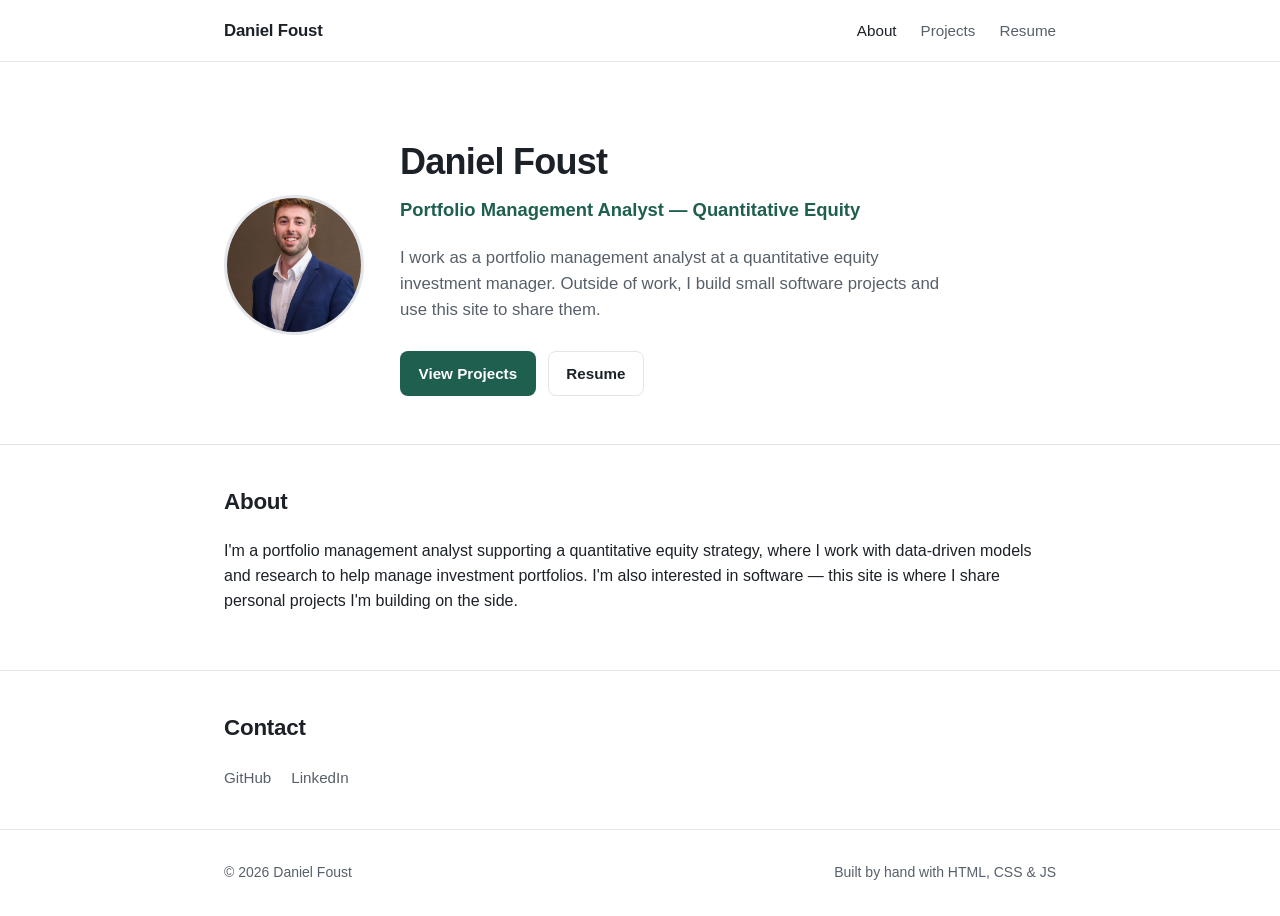
<file: index.html>
<!DOCTYPE html>
<html lang="en">
<head>
  <meta charset="UTF-8" />
  <meta name="viewport" content="width=device-width, initial-scale=1.0" />
  <title>Daniel Foust</title>
  <meta name="description" content="Daniel Foust — portfolio management analyst and personal projects." />
  <link rel="stylesheet" href="css/styles.css" />
</head>
<body>
  <header class="site-header">
    <div class="wrap">
      <a class="site-logo" href="index.html">Daniel Foust</a>
      <nav class="site-nav">
        <a href="index.html" aria-current="page">About</a>
        <a href="projects.html">Projects</a>
        <a href="resume.html">Resume</a>
      </nav>
    </div>
  </header>

  <main>
    <section class="hero">
      <div class="wrap hero-inner">
        <img class="hero-photo" src="assets/headshot.jpg" alt="Portrait of Daniel Foust" width="180" height="180" />
        <div>
          <h1>Daniel Foust</h1>
          <p class="role">Portfolio Management Analyst — Quantitative Equity</p>
          <p class="lede">
            I work as a portfolio management analyst at a quantitative equity investment manager.
            Outside of work, I build small software projects and use this site to share them.
          </p>
          <div class="hero-actions">
            <a class="btn btn-primary" href="projects.html">View Projects</a>
            <a class="btn btn-secondary" href="resume.html">Resume</a>
          </div>
        </div>
      </div>
    </section>

    <section id="about">
      <div class="wrap">
        <h2>About</h2>
        <p>
          <!-- Replace this paragraph with a couple sentences of real bio: background,
               what you focus on professionally, and what you like to build in your
               own time. -->
          I'm a portfolio management analyst supporting a quantitative equity strategy,
          where I work with data-driven models and research to help manage investment
          portfolios. I'm also interested in software — this site is where I share
          personal projects I'm building on the side.
        </p>
      </div>
    </section>

    <section id="contact">
      <div class="wrap">
        <h2>Contact</h2>
        <div class="social-links">
          <a href="https://github.com/dnlfoust" target="_blank" rel="noopener">GitHub</a>
          <a href="https://www.linkedin.com/in/danielfoust" target="_blank" rel="noopener">LinkedIn</a>
        </div>
      </div>
    </section>
  </main>

  <footer class="site-footer">
    <div class="wrap">
      <span>&copy; <span id="year"></span> Daniel Foust</span>
      <span>Built by hand with HTML, CSS &amp; JS</span>
    </div>
  </footer>

  <script src="js/main.js"></script>
</body>
</html>
</file>
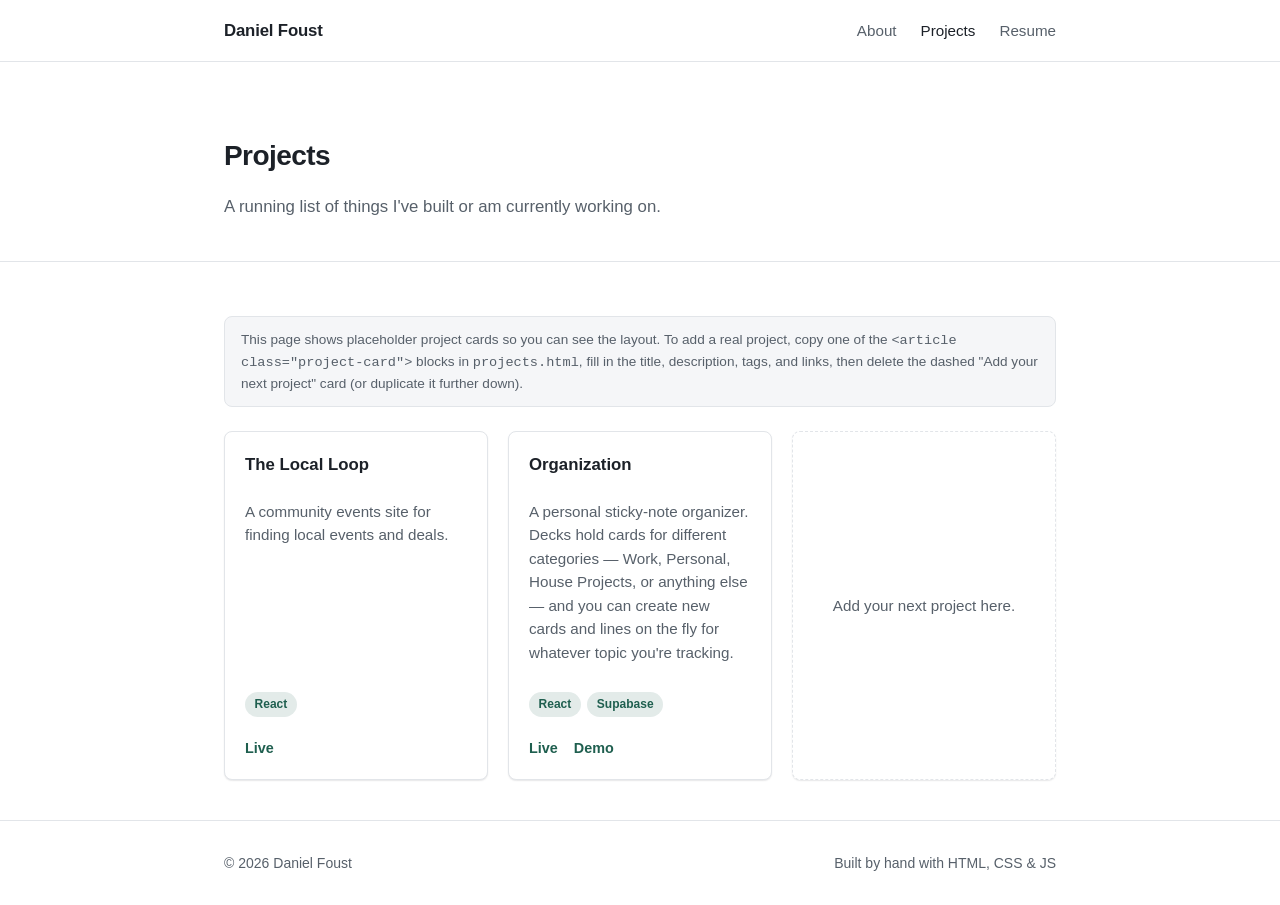
<file: projects.html>
<!DOCTYPE html>
<html lang="en">
<head>
  <meta charset="UTF-8" />
  <meta name="viewport" content="width=device-width, initial-scale=1.0" />
  <title>Projects — Daniel Foust</title>
  <meta name="description" content="Personal software projects by Daniel Foust." />
  <link rel="stylesheet" href="css/styles.css" />
</head>
<body>
  <header class="site-header">
    <div class="wrap">
      <a class="site-logo" href="index.html">Daniel Foust</a>
      <nav class="site-nav">
        <a href="index.html">About</a>
        <a href="projects.html" aria-current="page">Projects</a>
        <a href="resume.html">Resume</a>
      </nav>
    </div>
  </header>

  <main>
    <section class="hero" style="padding-bottom: 1.5rem;">
      <div class="wrap">
        <h1 style="font-size: 1.75rem; margin-bottom: 0.5rem;">Projects</h1>
        <p class="lede">A running list of things I've built or am currently working on.</p>
      </div>
    </section>

    <section>
      <div class="wrap">
        <p class="note">
          This page shows placeholder project cards so you can see the layout. To add a real
          project, copy one of the <code>&lt;article class="project-card"&gt;</code> blocks in
          <code>projects.html</code>, fill in the title, description, tags, and links, then
          delete the dashed "Add your next project" card (or duplicate it further down).
        </p>

        <div class="project-grid">

          <article class="project-card">
            <h3>The Local Loop</h3>
            <p>
              A community events site for finding local events and deals.
            </p>
            <div class="tag-list">
              <span class="tag">React</span>
            </div>
            <div class="project-links">
              <a href="https://thelocalloop.us" target="_blank" rel="noopener">Live</a>
            </div>
          </article>

          <article class="project-card">
            <h3>Organization</h3>
            <p>
              A personal sticky-note organizer. Decks hold cards for different categories —
              Work, Personal, House Projects, or anything else — and you can create new cards
              and lines on the fly for whatever topic you're tracking.
            </p>
            <div class="tag-list">
              <span class="tag">React</span>
              <span class="tag">Supabase</span>
            </div>
            <div class="project-links">
              <a href="https://organization.danielfoust.com" target="_blank" rel="noopener">Live</a>
              <a href="https://organization.danielfoust.com/?demo=1" target="_blank" rel="noopener">Demo</a>
            </div>
          </article>

          <article class="project-card placeholder">
            <p>Add your next project here.</p>
          </article>

        </div>
      </div>
    </section>
  </main>

  <footer class="site-footer">
    <div class="wrap">
      <span>&copy; <span id="year"></span> Daniel Foust</span>
      <span>Built by hand with HTML, CSS &amp; JS</span>
    </div>
  </footer>

  <script src="js/main.js"></script>
</body>
</html>
</file>
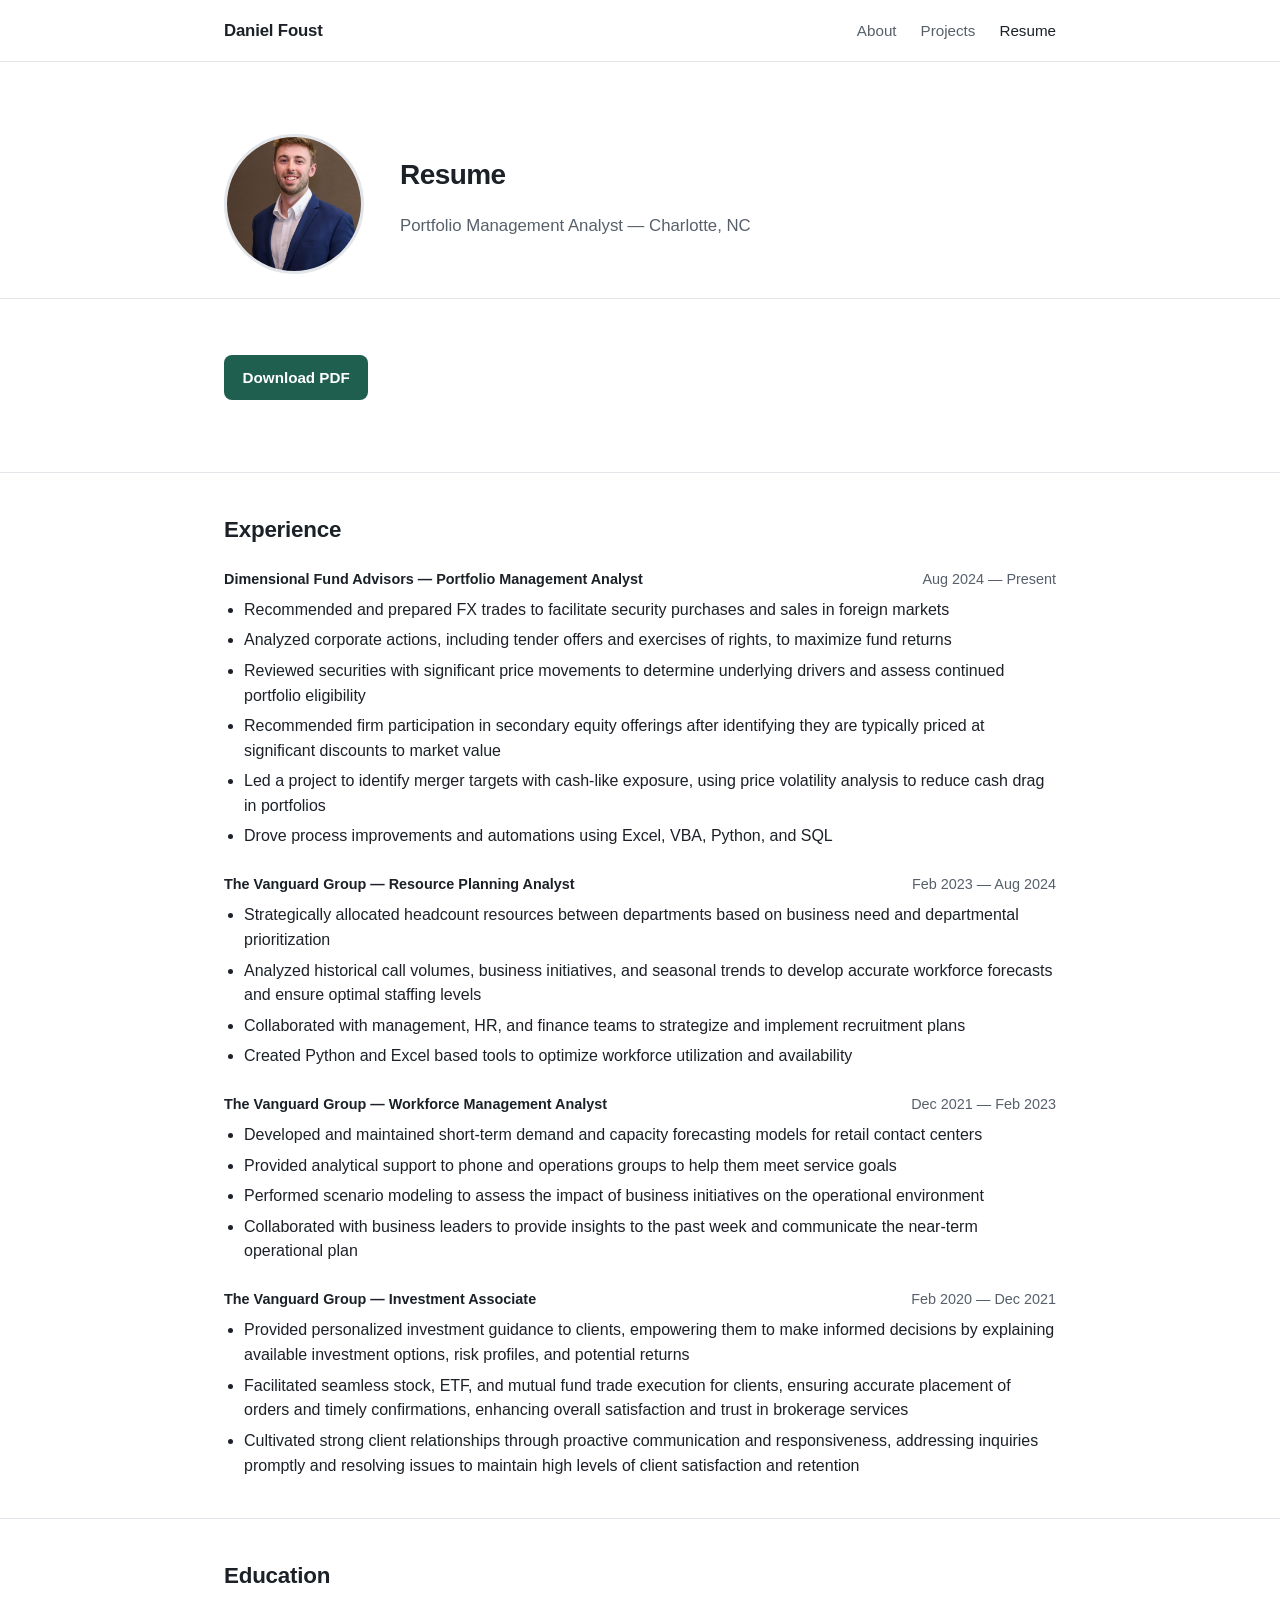
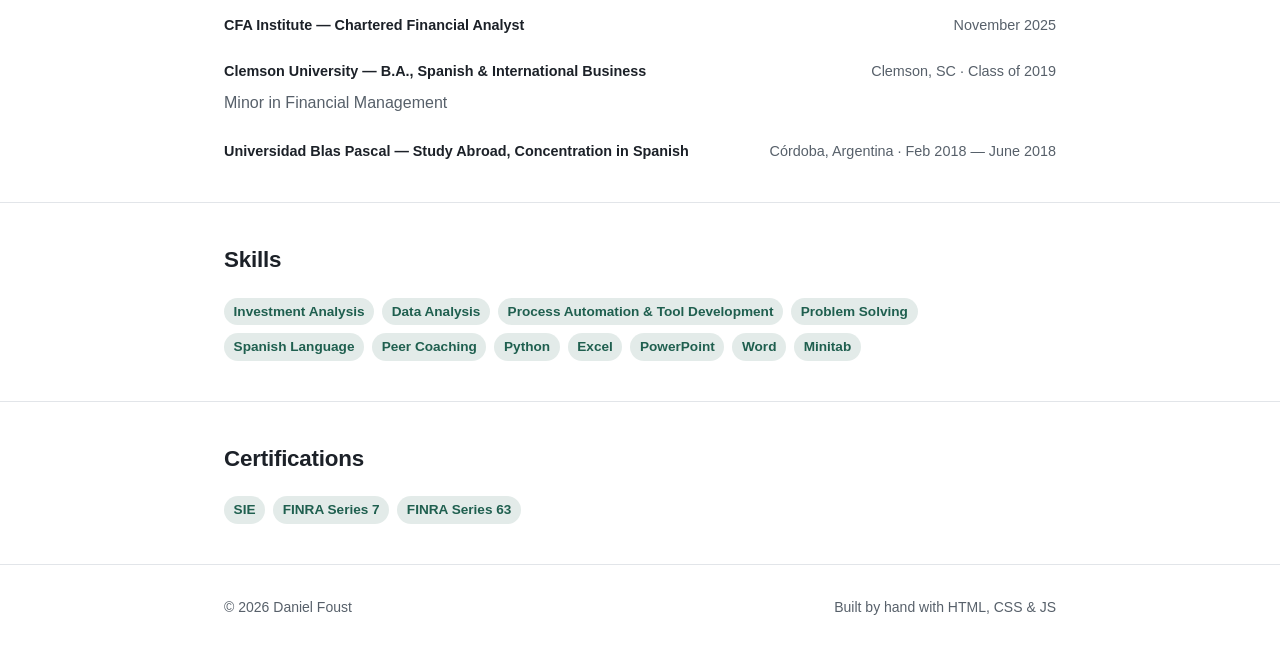
<file: resume.html>
<!DOCTYPE html>
<html lang="en">
<head>
  <meta charset="UTF-8" />
  <meta name="viewport" content="width=device-width, initial-scale=1.0" />
  <title>Resume — Daniel Foust</title>
  <meta name="description" content="Resume for Daniel Foust." />
  <link rel="stylesheet" href="css/styles.css" />
</head>
<body>
  <header class="site-header">
    <div class="wrap">
      <a class="site-logo" href="index.html">Daniel Foust</a>
      <nav class="site-nav">
        <a href="index.html">About</a>
        <a href="projects.html">Projects</a>
        <a href="resume.html" aria-current="page">Resume</a>
      </nav>
    </div>
  </header>

  <main>
    <section class="hero" style="padding-bottom: 1.5rem;">
      <div class="wrap hero-inner">
        <img class="hero-photo" src="assets/headshot.jpg" alt="Portrait of Daniel Foust" width="180" height="180" />
        <div>
          <h1 style="font-size: 1.75rem; margin-bottom: 0.5rem;">Resume</h1>
          <p class="lede">Portfolio Management Analyst — Charlotte, NC</p>
        </div>
      </div>
    </section>

    <section>
      <div class="wrap">
        <p class="resume-download">
          <a class="btn btn-primary" href="assets/resume.pdf" download>Download PDF</a>
        </p>
      </div>
    </section>

    <section id="experience">
      <div class="wrap">
        <h2>Experience</h2>

        <div class="timeline-item">
          <div class="meta">
            <span class="org">Dimensional Fund Advisors — Portfolio Management Analyst</span>
            <span>Aug 2024 — Present</span>
          </div>
          <ul>
            <li>Recommended and prepared FX trades to facilitate security purchases and sales in foreign markets</li>
            <li>Analyzed corporate actions, including tender offers and exercises of rights, to maximize fund returns</li>
            <li>Reviewed securities with significant price movements to determine underlying drivers and assess continued portfolio eligibility</li>
            <li>Recommended firm participation in secondary equity offerings after identifying they are typically priced at significant discounts to market value</li>
            <li>Led a project to identify merger targets with cash-like exposure, using price volatility analysis to reduce cash drag in portfolios</li>
            <li>Drove process improvements and automations using Excel, VBA, Python, and SQL</li>
          </ul>
        </div>

        <div class="timeline-item">
          <div class="meta">
            <span class="org">The Vanguard Group — Resource Planning Analyst</span>
            <span>Feb 2023 — Aug 2024</span>
          </div>
          <ul>
            <li>Strategically allocated headcount resources between departments based on business need and departmental prioritization</li>
            <li>Analyzed historical call volumes, business initiatives, and seasonal trends to develop accurate workforce forecasts and ensure optimal staffing levels</li>
            <li>Collaborated with management, HR, and finance teams to strategize and implement recruitment plans</li>
            <li>Created Python and Excel based tools to optimize workforce utilization and availability</li>
          </ul>
        </div>

        <div class="timeline-item">
          <div class="meta">
            <span class="org">The Vanguard Group — Workforce Management Analyst</span>
            <span>Dec 2021 — Feb 2023</span>
          </div>
          <ul>
            <li>Developed and maintained short-term demand and capacity forecasting models for retail contact centers</li>
            <li>Provided analytical support to phone and operations groups to help them meet service goals</li>
            <li>Performed scenario modeling to assess the impact of business initiatives on the operational environment</li>
            <li>Collaborated with business leaders to provide insights to the past week and communicate the near-term operational plan</li>
          </ul>
        </div>

        <div class="timeline-item">
          <div class="meta">
            <span class="org">The Vanguard Group — Investment Associate</span>
            <span>Feb 2020 — Dec 2021</span>
          </div>
          <ul>
            <li>Provided personalized investment guidance to clients, empowering them to make informed decisions by explaining available investment options, risk profiles, and potential returns</li>
            <li>Facilitated seamless stock, ETF, and mutual fund trade execution for clients, ensuring accurate placement of orders and timely confirmations, enhancing overall satisfaction and trust in brokerage services</li>
            <li>Cultivated strong client relationships through proactive communication and responsiveness, addressing inquiries promptly and resolving issues to maintain high levels of client satisfaction and retention</li>
          </ul>
        </div>
      </div>
    </section>

    <section id="education">
      <div class="wrap">
        <h2>Education</h2>

        <div class="timeline-item">
          <div class="meta">
            <span class="org">CFA Institute — Chartered Financial Analyst</span>
            <span>November 2025</span>
          </div>
        </div>

        <div class="timeline-item">
          <div class="meta">
            <span class="org">Clemson University — B.A., Spanish &amp; International Business</span>
            <span>Clemson, SC · Class of 2019</span>
          </div>
          <p>Minor in Financial Management</p>
        </div>

        <div class="timeline-item">
          <div class="meta">
            <span class="org">Universidad Blas Pascal — Study Abroad, Concentration in Spanish</span>
            <span>Córdoba, Argentina · Feb 2018 — June 2018</span>
          </div>
        </div>
      </div>
    </section>

    <section id="skills">
      <div class="wrap">
        <h2>Skills</h2>
        <div class="skills-list">
          <span class="tag">Investment Analysis</span>
          <span class="tag">Data Analysis</span>
          <span class="tag">Process Automation &amp; Tool Development</span>
          <span class="tag">Problem Solving</span>
          <span class="tag">Spanish Language</span>
          <span class="tag">Peer Coaching</span>
          <span class="tag">Python</span>
          <span class="tag">Excel</span>
          <span class="tag">PowerPoint</span>
          <span class="tag">Word</span>
          <span class="tag">Minitab</span>
        </div>
      </div>
    </section>

    <section id="certifications">
      <div class="wrap">
        <h2>Certifications</h2>
        <div class="skills-list">
          <span class="tag">SIE</span>
          <span class="tag">FINRA Series 7</span>
          <span class="tag">FINRA Series 63</span>
        </div>
      </div>
    </section>
  </main>

  <footer class="site-footer">
    <div class="wrap">
      <span>&copy; <span id="year"></span> Daniel Foust</span>
      <span>Built by hand with HTML, CSS &amp; JS</span>
    </div>
  </footer>

  <script src="js/main.js"></script>
</body>
</html>
</file>
<file: css/styles.css>
/* ==========================================================================
   Daniel Foust — site styles
   Plain CSS, no build step. Colors driven by custom properties below.
   ========================================================================== */

:root {
  --color-bg: #ffffff;
  --color-bg-alt: #f5f6f8;
  --color-text: #1c2128;
  --color-text-muted: #57606a;
  --color-border: #e2e5e9;
  --color-accent: #1f5f4f;
  --color-accent-hover: #164539;
  --color-card-bg: #ffffff;
  --shadow-card: 0 1px 2px rgba(20, 24, 30, 0.06), 0 1px 1px rgba(20, 24, 30, 0.04);
  --max-width: 880px;
  --radius: 8px;
}

@media (prefers-color-scheme: dark) {
  :root {
    --color-bg: #14171c;
    --color-bg-alt: #1b1f26;
    --color-text: #e6e8eb;
    --color-text-muted: #9aa4af;
    --color-border: #2b3038;
    --color-accent: #4fb693;
    --color-accent-hover: #6fcaab;
    --color-card-bg: #1b1f26;
    --shadow-card: 0 1px 2px rgba(0, 0, 0, 0.3), 0 1px 1px rgba(0, 0, 0, 0.2);
  }
}

* {
  box-sizing: border-box;
}

html {
  -webkit-text-size-adjust: 100%;
}

body {
  margin: 0;
  background: var(--color-bg);
  color: var(--color-text);
  font-family: -apple-system, BlinkMacSystemFont, "Segoe UI", Roboto, Helvetica, Arial, sans-serif;
  line-height: 1.55;
  -webkit-font-smoothing: antialiased;
}

a {
  color: var(--color-accent);
  text-decoration: none;
}

a:hover {
  color: var(--color-accent-hover);
  text-decoration: underline;
}

img {
  max-width: 100%;
  display: block;
}

.wrap {
  max-width: var(--max-width);
  margin: 0 auto;
  padding: 0 1.5rem;
}

/* ---------- Header / Nav ---------- */

.site-header {
  border-bottom: 1px solid var(--color-border);
}

.site-header .wrap {
  display: flex;
  align-items: center;
  justify-content: space-between;
  padding-top: 1.1rem;
  padding-bottom: 1.1rem;
}

.site-logo {
  font-weight: 700;
  font-size: 1.05rem;
  color: var(--color-text);
  letter-spacing: -0.01em;
}

.site-logo:hover {
  color: var(--color-text);
  text-decoration: none;
}

.site-nav {
  display: flex;
  gap: 1.5rem;
}

.site-nav a {
  color: var(--color-text-muted);
  font-size: 0.95rem;
  font-weight: 500;
}

.site-nav a:hover,
.site-nav a[aria-current="page"] {
  color: var(--color-text);
  text-decoration: none;
}

/* ---------- Hero ---------- */

.hero {
  padding: 4.5rem 0 3rem;
}

.hero-inner {
  display: flex;
  align-items: center;
  gap: 2.25rem;
}

.hero-photo {
  width: 140px;
  height: 140px;
  border-radius: 50%;
  object-fit: cover;
  flex-shrink: 0;
  border: 3px solid var(--color-border);
}

.hero h1 {
  font-size: 2.25rem;
  margin: 0 0 0.4rem;
  letter-spacing: -0.02em;
}

.hero .role {
  font-size: 1.15rem;
  color: var(--color-accent);
  font-weight: 600;
  margin: 0 0 1.25rem;
}

.hero p.lede {
  font-size: 1.05rem;
  color: var(--color-text-muted);
  max-width: 60ch;
}

.hero-actions {
  display: flex;
  gap: 0.75rem;
  margin-top: 1.75rem;
  flex-wrap: wrap;
}

.btn {
  display: inline-block;
  padding: 0.6rem 1.1rem;
  border-radius: var(--radius);
  font-weight: 600;
  font-size: 0.95rem;
  border: 1px solid transparent;
}

.btn:hover {
  text-decoration: none;
}

.btn-primary {
  background: var(--color-accent);
  color: #fff;
}

.btn-primary:hover {
  background: var(--color-accent-hover);
  color: #fff;
}

.btn-secondary {
  background: transparent;
  border-color: var(--color-border);
  color: var(--color-text);
}

.btn-secondary:hover {
  border-color: var(--color-accent);
  color: var(--color-text);
}

/* ---------- Sections ---------- */

section {
  padding: 2.5rem 0;
}

section + section {
  border-top: 1px solid var(--color-border);
}

section h2 {
  font-size: 1.4rem;
  margin: 0 0 1.25rem;
  letter-spacing: -0.01em;
}

section h3 {
  font-size: 1.05rem;
  margin: 0 0 0.25rem;
}

/* ---------- Social / contact links ---------- */

.social-links {
  display: flex;
  gap: 1.25rem;
  flex-wrap: wrap;
  margin-top: 0.5rem;
}

.social-links a {
  color: var(--color-text-muted);
  font-weight: 500;
  font-size: 0.95rem;
}

.social-links a:hover {
  color: var(--color-accent);
}

/* ---------- Project cards ---------- */

.project-grid {
  display: grid;
  grid-template-columns: repeat(auto-fill, minmax(260px, 1fr));
  gap: 1.25rem;
}

.project-card {
  background: var(--color-card-bg);
  border: 1px solid var(--color-border);
  border-radius: var(--radius);
  padding: 1.25rem;
  box-shadow: var(--shadow-card);
  display: flex;
  flex-direction: column;
}

.project-card h3 {
  margin-bottom: 0.4rem;
}

.project-card p {
  color: var(--color-text-muted);
  font-size: 0.95rem;
  flex-grow: 1;
}

.tag-list {
  display: flex;
  flex-wrap: wrap;
  gap: 0.4rem;
  margin: 0.75rem 0;
}

.tag {
  font-size: 0.75rem;
  font-weight: 600;
  color: var(--color-accent);
  background: color-mix(in srgb, var(--color-accent) 12%, transparent);
  border-radius: 999px;
  padding: 0.2rem 0.6rem;
}

.project-links {
  display: flex;
  gap: 1rem;
  font-size: 0.9rem;
  font-weight: 600;
  margin-top: 0.5rem;
}

.project-card.placeholder {
  border-style: dashed;
  align-items: center;
  justify-content: center;
  text-align: center;
  color: var(--color-text-muted);
}

.project-card.placeholder p {
  flex-grow: 0;
}

/* ---------- Resume / timeline ---------- */

.timeline-item {
  margin-bottom: 1.5rem;
}

.timeline-item:last-child {
  margin-bottom: 0;
}

.timeline-item .meta {
  display: flex;
  justify-content: space-between;
  flex-wrap: wrap;
  gap: 0.25rem 1rem;
  color: var(--color-text-muted);
  font-size: 0.9rem;
}

.timeline-item .org {
  font-weight: 600;
  color: var(--color-text);
}

.timeline-item ul {
  margin: 0.5rem 0 0;
  padding-left: 1.25rem;
}

.timeline-item li {
  margin-bottom: 0.35rem;
}

.timeline-item li:last-child {
  margin-bottom: 0;
}

.timeline-item p {
  margin: 0.5rem 0 0;
  color: var(--color-text-muted);
}

.skills-list {
  display: flex;
  flex-wrap: wrap;
  gap: 0.5rem;
}

.skills-list .tag {
  font-size: 0.85rem;
}

.resume-download {
  margin-bottom: 2rem;
}

/* ---------- Footer ---------- */

.site-footer {
  border-top: 1px solid var(--color-border);
  padding: 2rem 0;
  color: var(--color-text-muted);
  font-size: 0.875rem;
}

.site-footer .wrap {
  display: flex;
  justify-content: space-between;
  align-items: center;
  flex-wrap: wrap;
  gap: 1rem;
}

/* ---------- Utility / notes ---------- */

.note {
  font-size: 0.85rem;
  color: var(--color-text-muted);
  background: var(--color-bg-alt);
  border: 1px solid var(--color-border);
  border-radius: var(--radius);
  padding: 0.75rem 1rem;
  margin-bottom: 1.5rem;
}

@media (max-width: 560px) {
  .site-header .wrap {
    flex-direction: column;
    align-items: flex-start;
    gap: 0.75rem;
  }

  .hero {
    padding: 3rem 0 2rem;
  }

  .hero-inner {
    flex-direction: column;
    align-items: flex-start;
    gap: 1.25rem;
  }

  .hero-photo {
    width: 110px;
    height: 110px;
  }

  .hero h1 {
    font-size: 1.8rem;
  }
}
</file>
